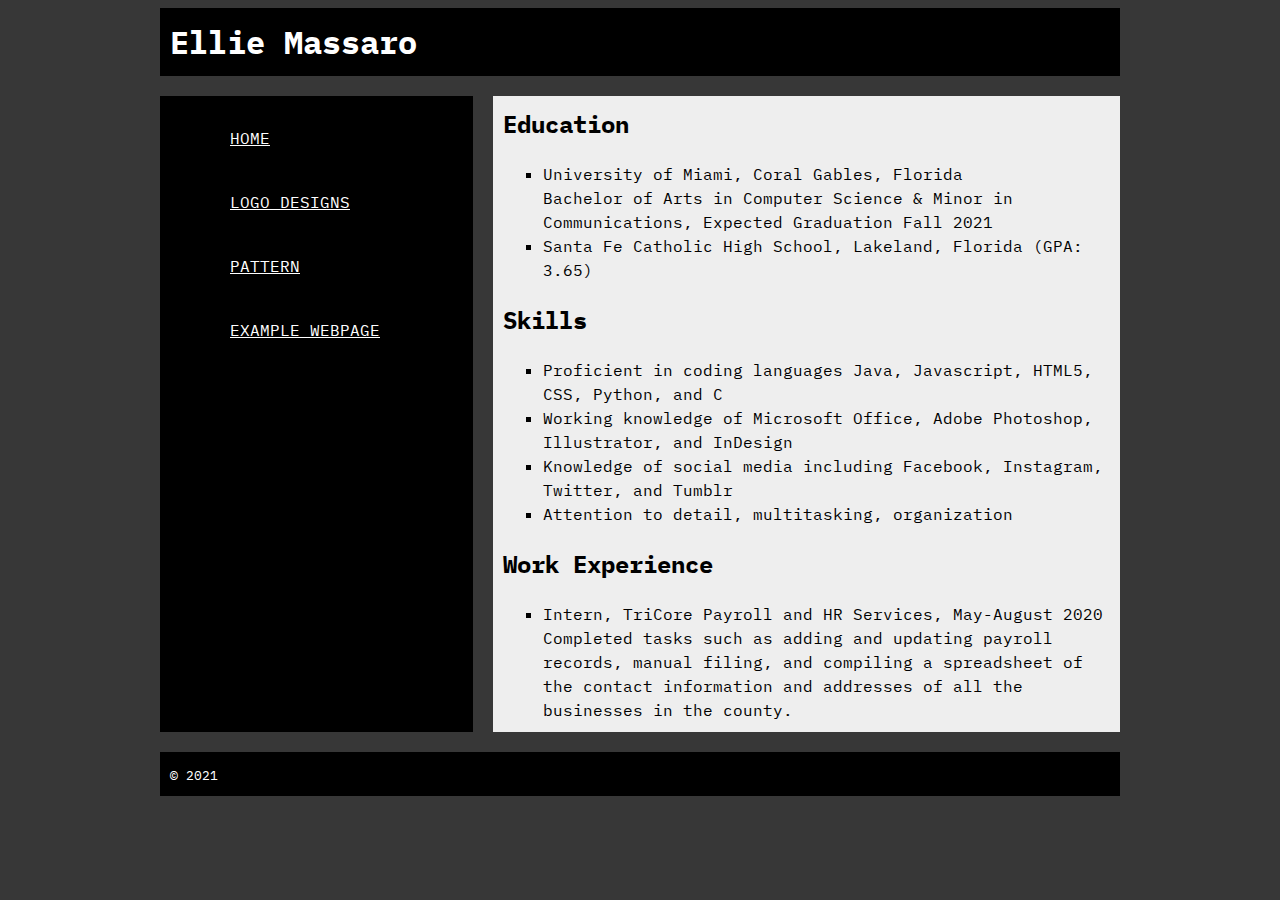
<file: index.html>
<!DOCTYPE html>
<html lang="en">
  <head>
    <meta charset="utf-8" />
    <title>Ellie Massaro</title>
    <link href="css/style.css" rel="stylesheet" />
  </head>

  <body>
    <div id="wrapper">
      <header>
        <h1>Ellie Massaro</h1>
      </header>

      <nav>
        <ul>
          <li><a href="/index.html">Home</a></li>
          <li><a href="/logos.html">Logo Designs</a></li>
          <li><a href="/pattern.html">Pattern</a></li>
          <li><a href="/iceland.html">Example Webpage</a></li>
        </ul>
      </nav>

      <main>
        <section>
          <h2>Education</h2>

          <ul>
            <li>University of Miami, Coral Gables, Florida<br>
              Bachelor of Arts in Computer Science & Minor in Communications, Expected Graduation Fall 2021</li>
            <li>Santa Fe Catholic High School, Lakeland, Florida (GPA: 3.65)</li>
          </ul>
        </section>

        <section>
          <h2>Skills</h2>

          <ul>
            <li>Proficient in coding languages Java, Javascript, HTML5, CSS, Python, and C</li>
            <li>Working knowledge of Microsoft Office, Adobe Photoshop, Illustrator, and InDesign</li>
            <li>Knowledge of social media including Facebook, Instagram, Twitter, and Tumblr</li>
            <li>Attention to detail, multitasking, organization</li>
          </ul>
        </section>

        <section>
          <h2>Work Experience</h2>

          <ul>
            <li>Intern, TriCore Payroll and HR Services, May-August 2020<br>
            Completed tasks such as adding and updating payroll records, manual filing, and compiling a spreadsheet of the contact information and addresses of all the businesses in the county.</li>
          </ul>
        </section>
      </main>

      <footer>
        <p><small>&copy; 2021</small></p>
      </footer>
    </div>
  </body>
</html>
</file>
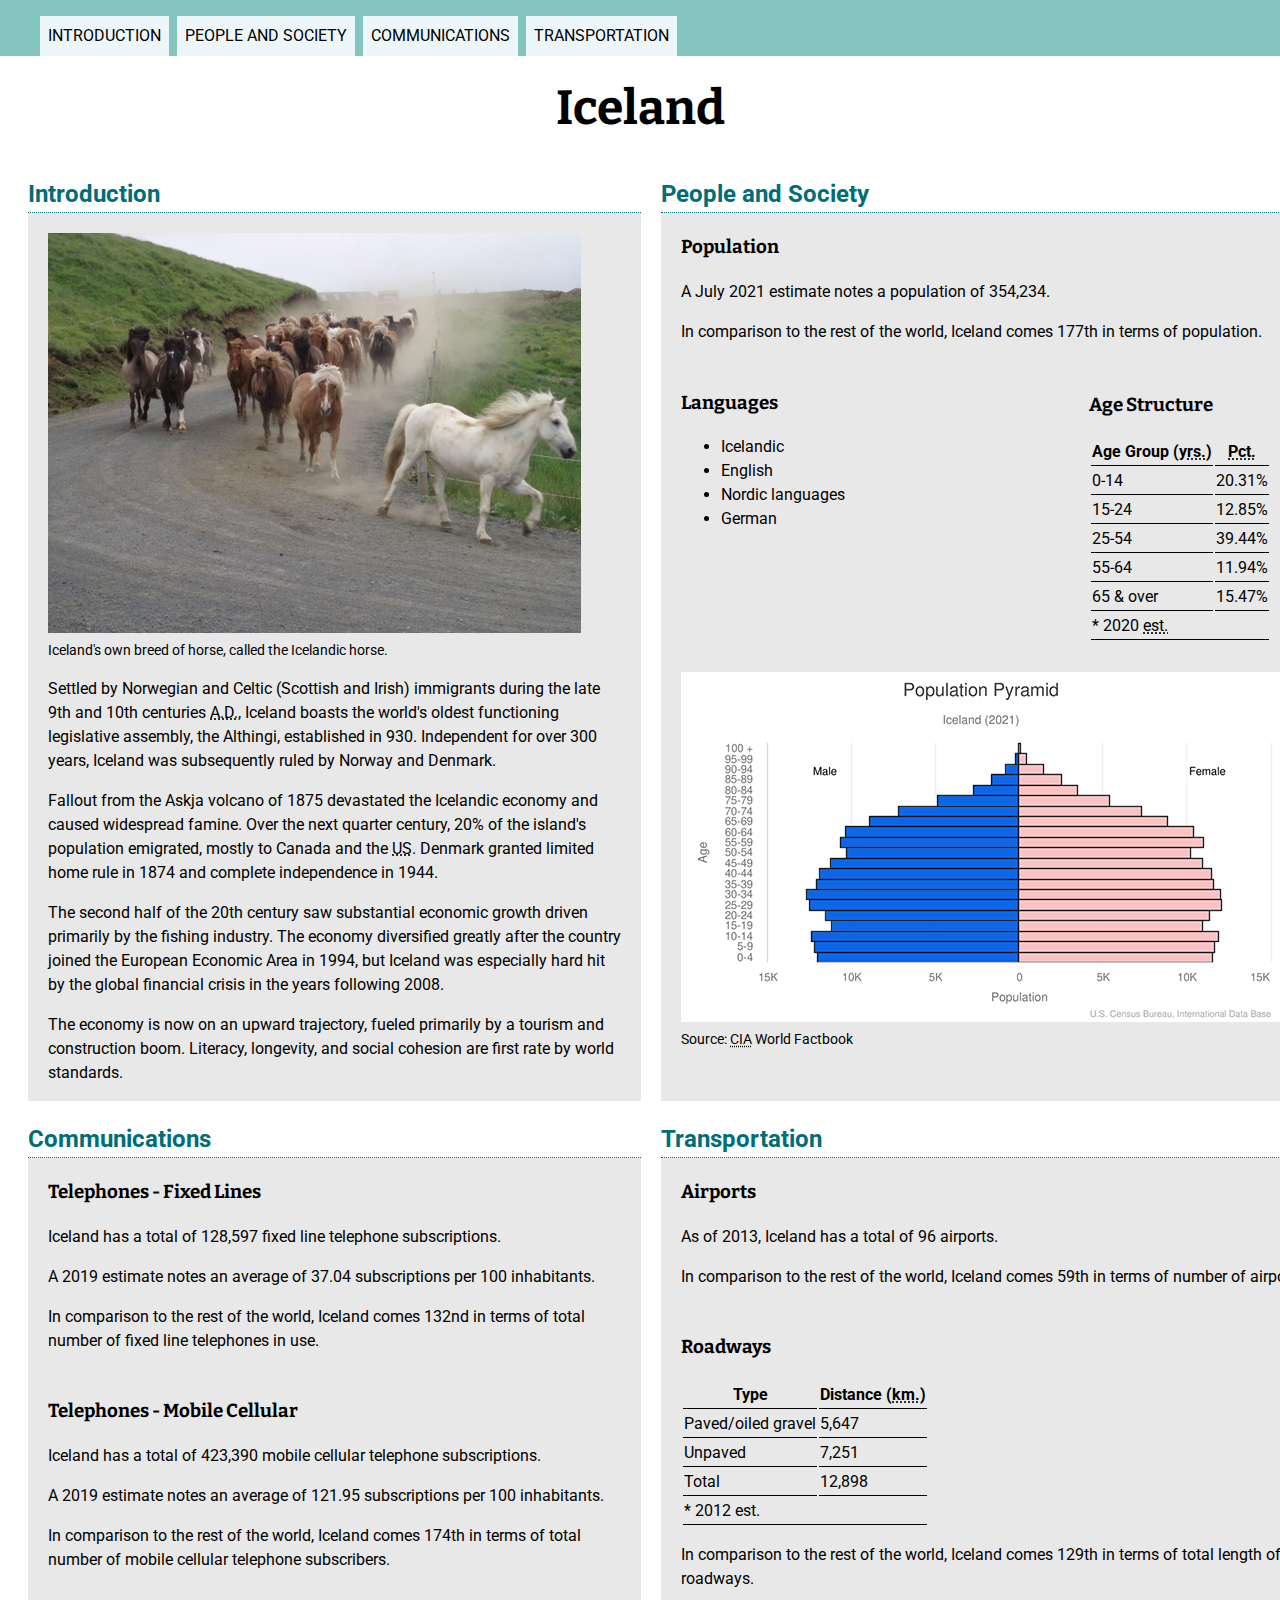
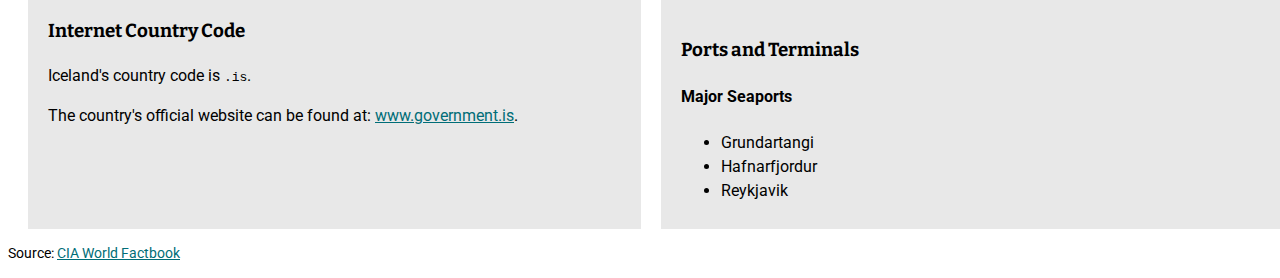
<file: iceland.html>
<!DOCTYPE html>
<html lang="en">
  <head>
    <meta charset="utf-8" />
    <title>Iceland</title>
    <link href="css/iceland.css" rel="stylesheet" />
  </head>

  <body>
    <header>
      <h1>Iceland</h1>

      <nav>
        <ul>
          <li><a href="#introduction">Introduction</a></li>
          <li><a href="#people-and-society">People and Society</a></li>
          <li><a href="#communications">Communications</a></li>
          <li><a href="#transportation">Transportation</a></li>
        </ul>
      </nav>
    </header>

    <main>
      <section id="introduction">
        <h2>Introduction</h2>

        <figure>
          <img src="images/iceland-horses.jpg" alt="Icelandic Horses" />

          <figcaption>Iceland's own breed of horse, called the Icelandic horse.</figcaption>
        </figure>

        <p>Settled by Norwegian and Celtic (Scottish and Irish) immigrants during the late 9th and 10th centuries <abbr title="Anno Domini">A.D.</abbr>, Iceland boasts the world's oldest functioning legislative assembly, the Althingi, established in 930. Independent for over 300 years, Iceland was subsequently ruled by Norway and Denmark.</p>

        <p>Fallout from the Askja volcano of <time datetime="1875">1875</time> devastated the Icelandic economy and caused widespread famine. Over the next quarter century, 20% of the island's population emigrated, mostly to Canada and the <abbr title="United States">US</abbr>. Denmark granted limited home rule in <time datetime="1874">1874</time> and complete independence in <time datetime="1944">1944</time>.</p>

        <p>The second half of the 20th century saw substantial economic growth driven primarily by the fishing industry. The economy diversified greatly after the country joined the European Economic Area in <time datetime="1994">1994</time>, but Iceland was especially hard hit by the global financial crisis in the years following <time datetime="2008">2008</time>.</p>

        <p>The economy is now on an upward trajectory, fueled primarily by a tourism and construction boom. Literacy, longevity, and social cohesion are first rate by world standards.</p>
      </section>

      <section id="people-and-society">
        <h2>People and Society</h2>

        <article>
          <h3>Population</h3>

          <p>A <time datetime="2021-07">July 2021</time> estimate notes a population of 354,234.</p>

          <p>In comparison to the rest of the world, Iceland comes 177th in terms of population.</p>
        </article>

        <div id="languages">
          <article>
            <h3>Languages</h3>

            <ul>
              <li>Icelandic</li>
              <li>English</li>
              <li>Nordic languages</li>
              <li>German</li>
            </ul>
          </article>
        </div>

        <article>
          <div id="age-structure">
            <h3>Age Structure</h3>

            <table>
              <thead>
                <tr>
                  <th>Age Group (<abbr title="years">yrs.</abbr>)</th>
                  <th><abbr title="Percent">Pct.</abbr></th>
                </tr>
              </thead>

              <tbody>
                <tr>
                  <td>0-14</td>
                  <td>20.31%</td>
                </tr>

                <tr>
                  <td>15-24</td>
                  <td>12.85%</td>
                </tr>

                <tr>
                  <td>25-54</td>
                  <td>39.44%</td>
                </tr>

                <tr>
                  <td>55-64</td>
                  <td>11.94%</td>
                </tr>

                <tr>
                  <td>65 & over</td>
                  <td>15.47%</td>
                </tr>

                <tr>
                  <td colspan="2">* <time datetime="2020">2020</time> <abbr title="estimate">est.</abbr></td>
                </tr>
              </tbody>
            </table>
          </div>

          <aside>
            <figure>
              <img src="images/iceland-population-pyramid.png" alt="Population Pyramid for Iceland" />

              <figcaption>Source: <abbr title="Central Intelligence Agency">CIA</abbr> World Factbook</figcaption>
            </figure>
          </aside>
        </article>
      </section>

      <section id="communications">
        <h2>Communications</h2>

        <article>
          <h3>Telephones - Fixed Lines</h3>

          <p>Iceland has a total of 128,597 fixed line telephone subscriptions.</p>

          <p>A <time datetime="2019">2019</time> estimate notes an average of 37.04 subscriptions per 100 inhabitants.</p>

          <p>In comparison to the rest of the world, Iceland comes 132nd in terms of total number of fixed line telephones in use.</p>
        </article>

        <article>
          <h3>Telephones - Mobile Cellular</h3>

          <p>Iceland has a total of 423,390 mobile cellular telephone subscriptions.</p>

          <p>A <time datetime="2019">2019</time> estimate notes an average of 121.95 subscriptions per 100 inhabitants.</p>

          <p>In comparison to the rest of the world, Iceland comes 174th in terms of total number of mobile cellular telephone subscribers.</p>
        </article>

        <article>
          <h3>Internet Country Code</h3>

          <p>Iceland's country code is <code>.is</code>.</p>

          <p>The country's official website can be found at: <a href="https://www.government.is/">www.government.is</a>.</p>
        </article>
      </section>

      <section id="transportation">
        <h2>Transportation</h2>

        <article>
          <h3>Airports</h3>

          <p>As of <time datetime="2013">2013</time>, Iceland has a total of 96 airports.</p>

          <p>In comparison to the rest of the world, Iceland comes 59th in terms of number of airports.</p>
        </article>

        <article>
          <h3>Roadways</h3>

          <table>
            <thead>
              <tr>
                <th>Type</th>
                <th>Distance (<abbr title="kilometers">km.</abbr>)</th>
              </tr>
            </thead>

            <tbody>
              <tr>
                <td>Paved/oiled gravel</td>
                <td>5,647</td>
              </tr>

              <tr>
                <td>Unpaved</td>
                <td>7,251</td>
              </tr>

              <tr>
                <td>Total</td>
                <td>12,898</td>
              </tr>

              <tr>
                <td colspan="2">* <time datetime="2012">2012</time> est.</td>
              </tr>
            </tbody>
          </table>

          <p>In comparison to the rest of the world, Iceland comes 129th in terms of total length of roadways.</p>
        </article>

        <article>
          <h3>Ports and Terminals</h3>

          <h4>Major Seaports</h4>

          <ul>
            <li>Grundartangi</li>
            <li>Hafnarfjordur</li>
            <li>Reykjavik</li>
          </ul>
        </article>
      </section>
    </main>

    <footer>
      <p>Source: <a href="https://www.cia.gov/the-world-factbook/countries/">CIA World Factbook</a></p>
    </footer>
  </body>
</html>
</file>
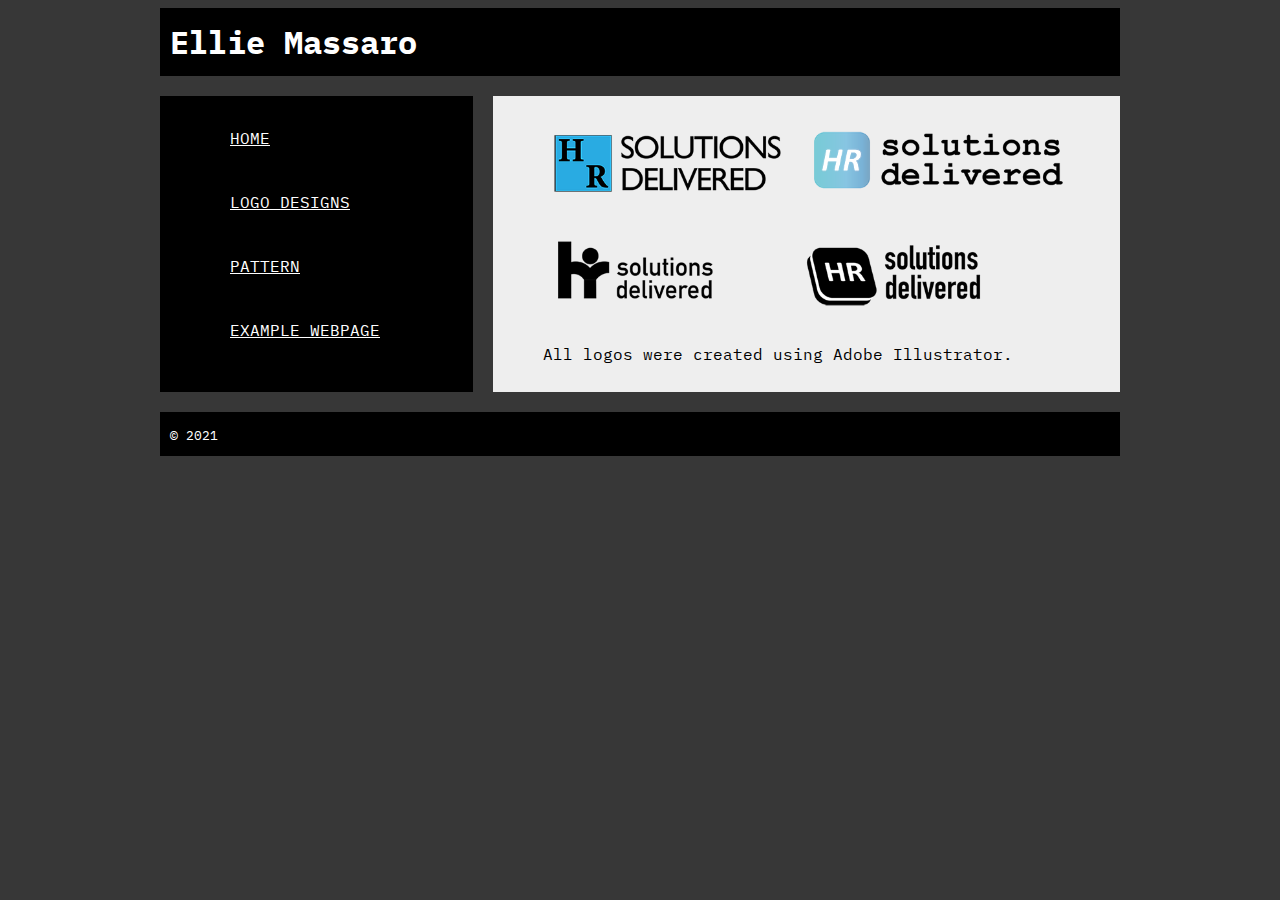
<file: logos.html>
<!DOCTYPE html>
<html lang="en">
  <head>
    <meta charset="utf-8" />
    <title>Ellie Massaro</title>
    <link href="css/style.css" rel="stylesheet" />
  </head>

  <body>
    <div id="wrapper">
      <header>
        <h1>Ellie Massaro</h1>
      </header>

      <nav>
        <ul>
          <li><a href="/index.html">Home</a></li>
          <li><a href="/logos.html">Logo Designs</a></li>
          <li><a href="/pattern.html">Pattern</a></li>
          <li><a href="/iceland.html">Example Webpage</a></li>
        </ul>
      </nav>

      <main>
        <section>
          <figure>
            <img src="images/logos.png" alt="Logo Designs" />

            <figcaption>All logos were created using Adobe Illustrator.</figcaption>
          </figure>
        </section>
      </main>

      <footer>
        <p><small>&copy; 2021</small></p>
      </footer>
    </div>
  </body>
</html>
</file>
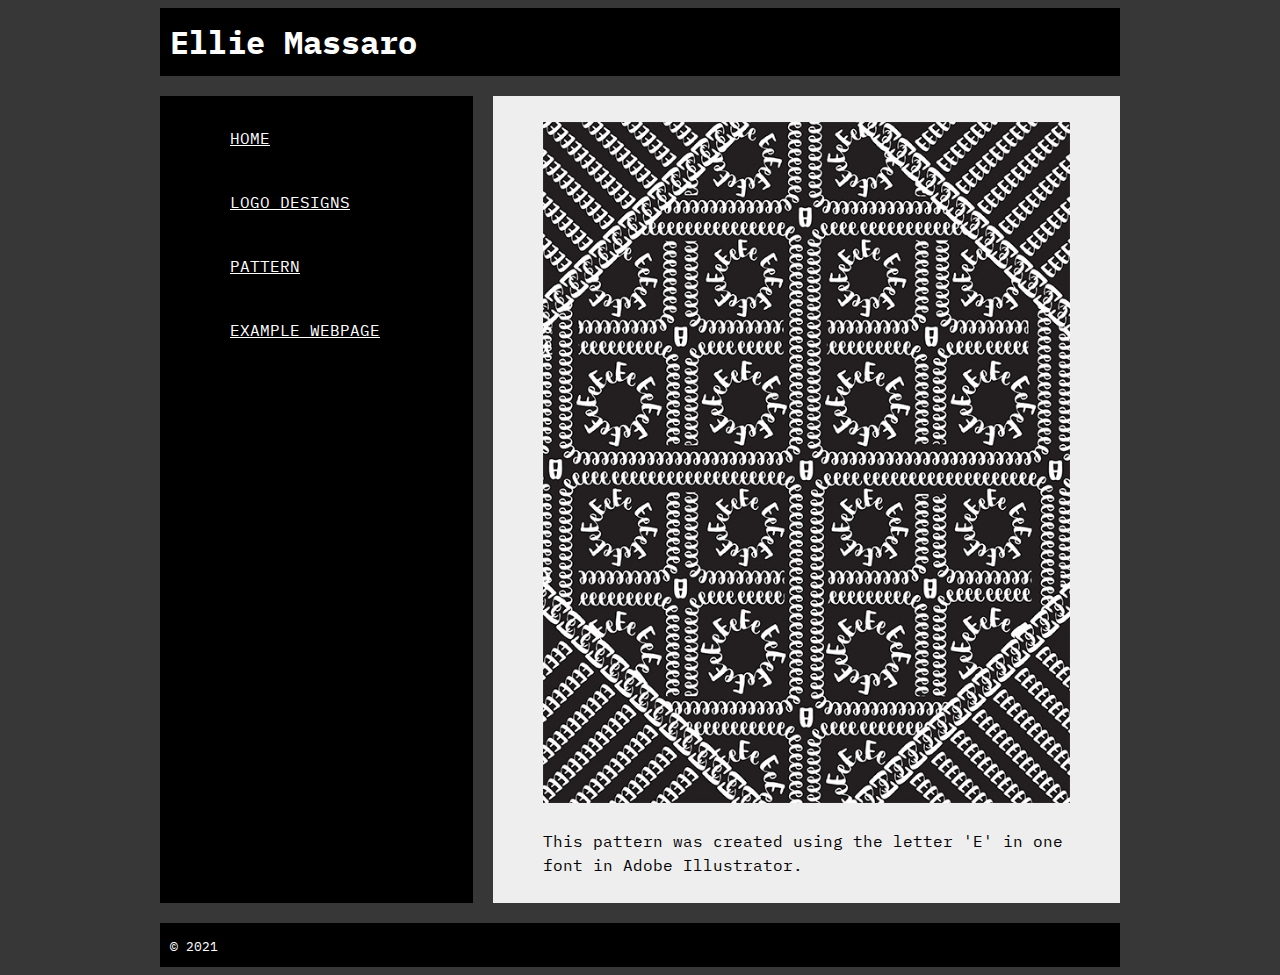
<file: pattern.html>
<!DOCTYPE html>
<html lang="en">
  <head>
    <meta charset="utf-8" />
    <title>Ellie Massaro</title>
    <link href="css/style.css" rel="stylesheet" />
  </head>

  <body>
    <div id="wrapper">
      <header>
        <h1>Ellie Massaro</h1>
      </header>

      <nav>
        <ul>
          <li><a href="/index.html">Home</a></li>
          <li><a href="/logos.html">Logo Designs</a></li>
          <li><a href="/pattern.html">Pattern</a></li>
          <li><a href="/iceland.html">Example Webpage</a></li>
        </ul>
      </nav>

      <main>
        <section>
          <figure>
            <img src="images/pattern.jpg" alt="Pattern" />

            <figcaption>This pattern was created using the letter 'E' in one font in Adobe Illustrator.</figcaption>
          </figure>
        </section>
      </main>

      <footer>
        <p><small>&copy; 2021</small></p>
      </footer>
    </div>
  </body>
</html>
</file>
<file: css/style.css>
@import url('https://fonts.googleapis.com/css2?family=IBM+Plex+Mono:wght@300;400&display=swap');

body {
  font-family: "IBM Plex Mono", "Helvetica", sans-serif;
  line-height: 1.5;
  background-color: #373737;
}

section {
  background-color: #eee;
}

#wrapper {
	max-width: 960px;
	margin: 0 auto;
	display: grid;
	grid-template-columns: 1fr 2fr;
	grid-gap: 20px;
}

h1,
p,
ul {
	margin: 0;
}

h1,
footer p {
  color: #fff;
}

h2 {
	margin-top: 0;
}

header,
nav,
footer {
	background-color: #000;
}

header,
footer {
	grid-column: 1 / -1;
}

header,
nav,
section,
footer {
	padding: 10px;
}

nav li {
  list-style: none;
  padding: 20px;
  margin-right: 8px;
  text-transform: uppercase;
}

nav a,
nav a:link,
nav a:visited {
  color: #fff;
}

nav a:hover {
  color: #eee;
}

nav a:active {
  color: #fff;
}

img {
  width: 100%;
  height: auto;
}

li {
  list-style-type: square;
}

figcaption {
  padding-top: 20px;
}
</file>
<file: css/iceland.css>
@import url('https://fonts.googleapis.com/css2?family=Bitter:wght@300;400;500&family=Roboto:wght@400;500;700&display=swap');

body {
  font-family: "Roboto", "Helvetica", sans-serif;
  line-height: 1.5;
}

header {
  margin-top: 72px;
  text-align: center;
}

nav {
  background-color: #83C5BE;
  position: fixed;
  top: 0;
  left: 0;
  width: 100%;
  z-index: 10;
}

nav li {
  float: left;
  list-style: none;
  background-color: #EDF6F9;
  padding: 8px;
  margin-right: 8px;
  text-transform: uppercase;
}

nav a,
nav a:link,
nav a:visited {
  color: #000;
  text-decoration: none;
}

nav a:hover {
  color: #4A4A4A;
}

nav a:active {
  color: #000;
  text-decoration: none;
}

main {
  display: grid;
  grid-template-columns: 1fr 1fr;
  grid-template-areas:
    "introduction    people-and-society"
    "communications  transportation";
  grid-gap: 20px;
}

section {
  background-color: #E8E8E8;
}

h1 {
  font-family: "Bitter", serif;
  font-size: 48px;
}

h2 {
  color: #006D77;
  border-bottom: 1px dotted #006D77;
  background-color: #FFF;
  margin-top: 0;
}

h3 {
  font-family: "Bitter", serif;
}

a,
a:link {
  color: #006D77;
}

a:visited,
a:hover {
  color: #000;
}

a:active {
  color: #006D77;
}

main,
article,
#introduction p,
#introduction figure {
  padding-right: 20px;
  padding-left: 20px;
}

article {
  padding-bottom: 10px;
}

figcaption,
footer {
  font-size: 14px;
}

figure {
  margin-left: 0px;
}

th,
td {
  border-bottom: 1px solid #000;
}

#languages {
  float: left;
}

#age-structure {
  float: right;
  margin-top: -14px;
  margin-right: 50px;
  padding-bottom: 30px;
}
</file>
